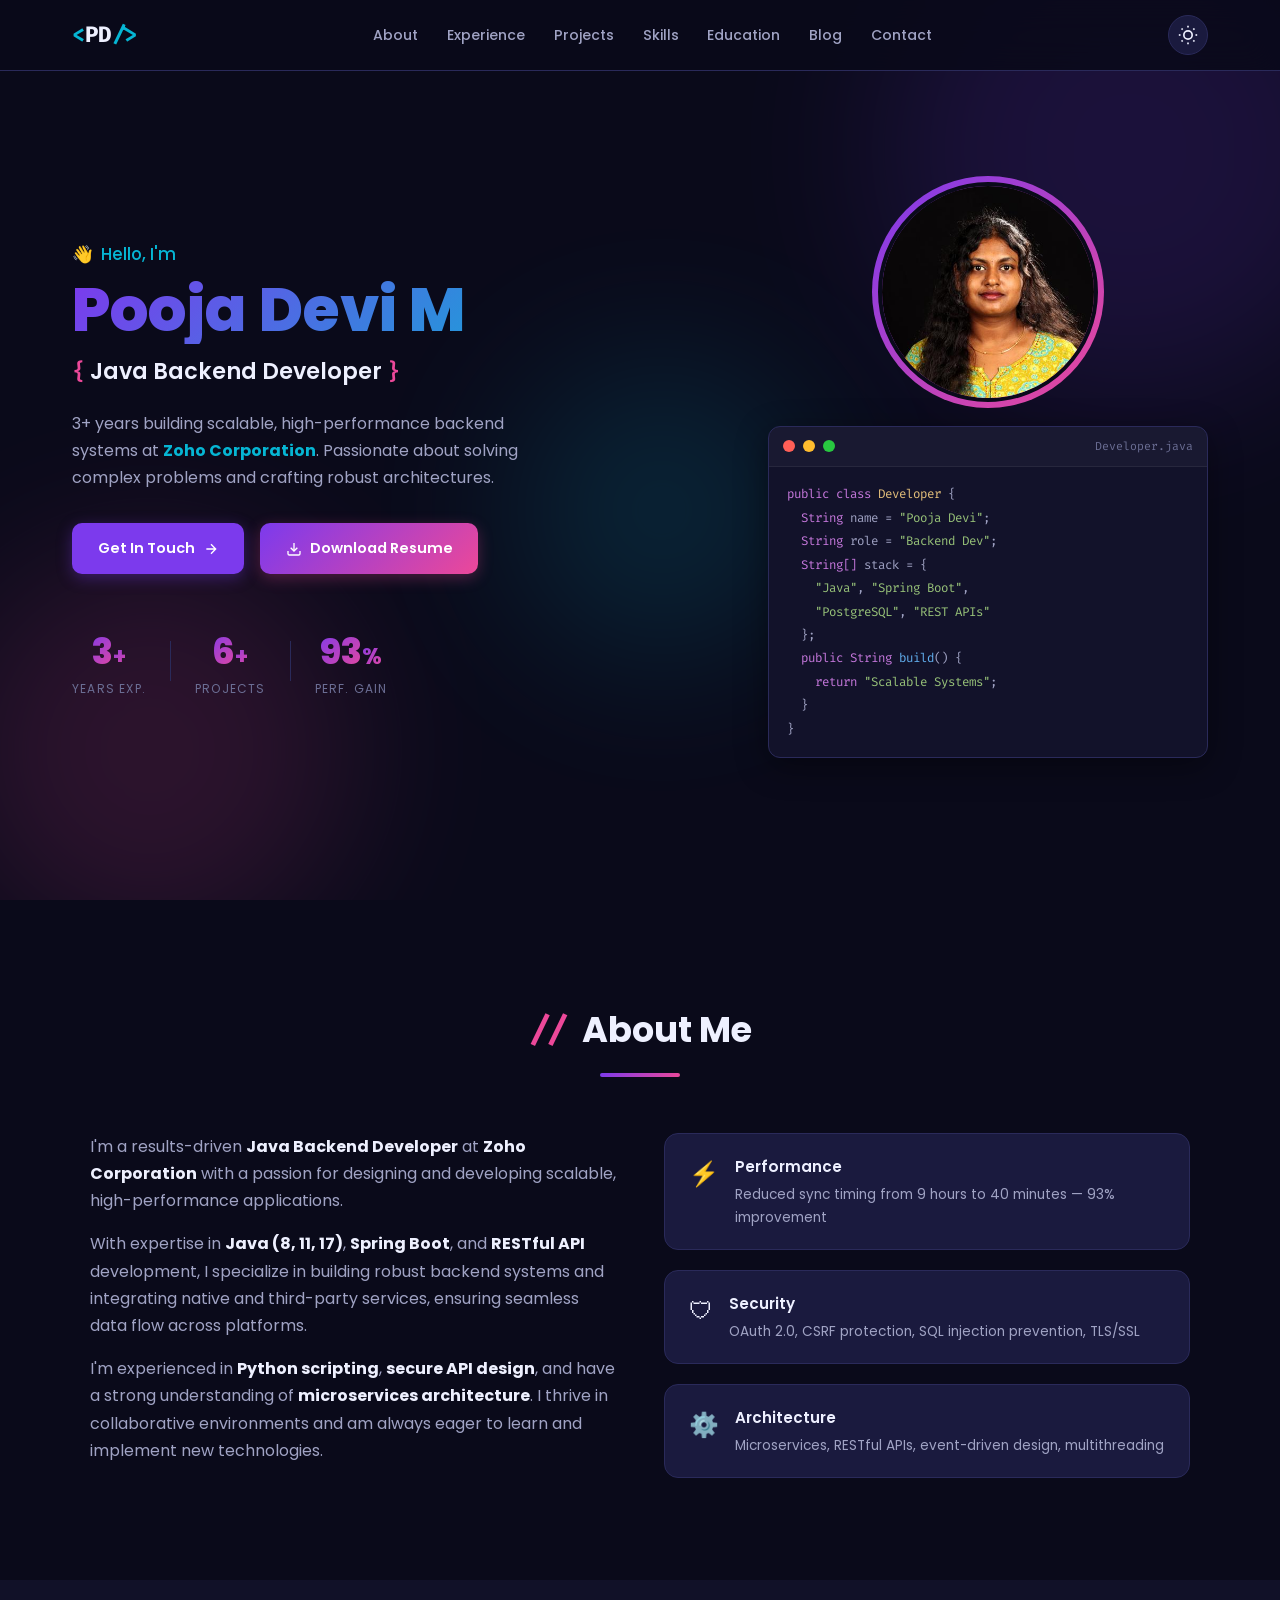
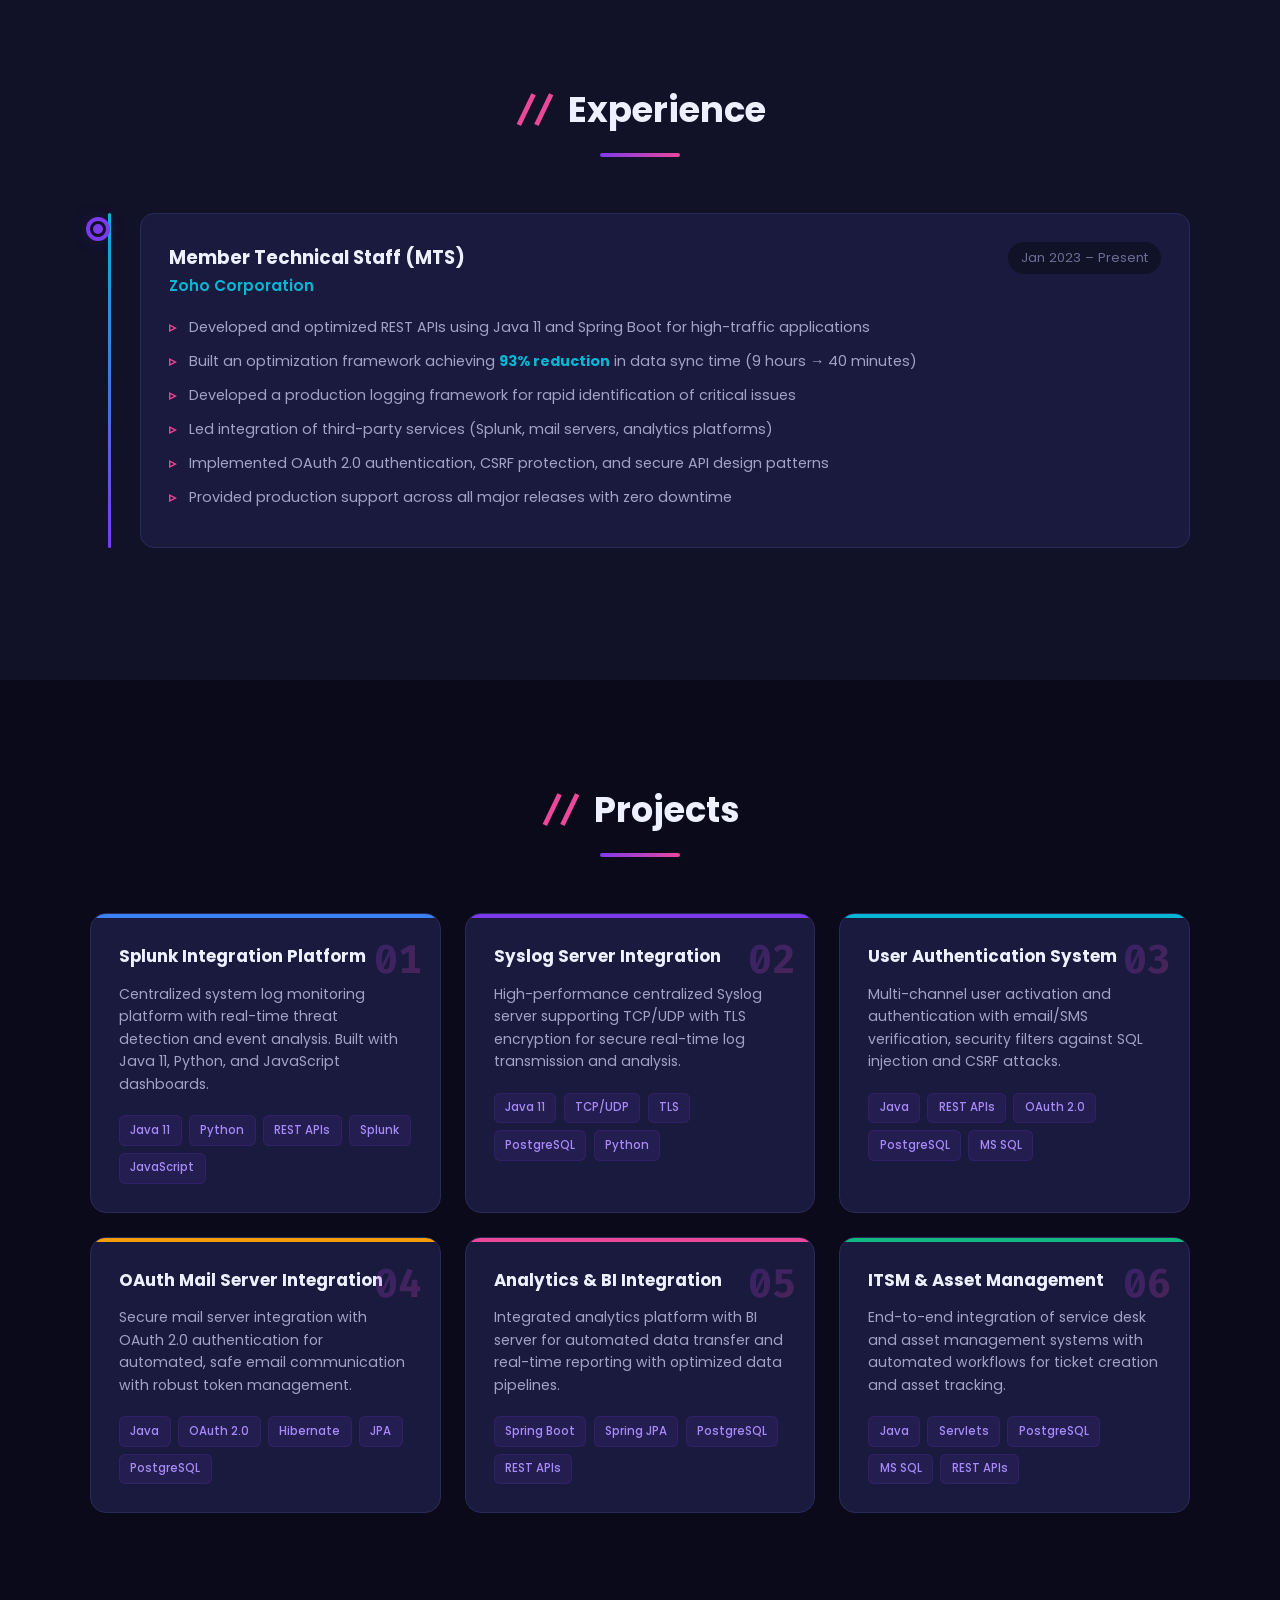
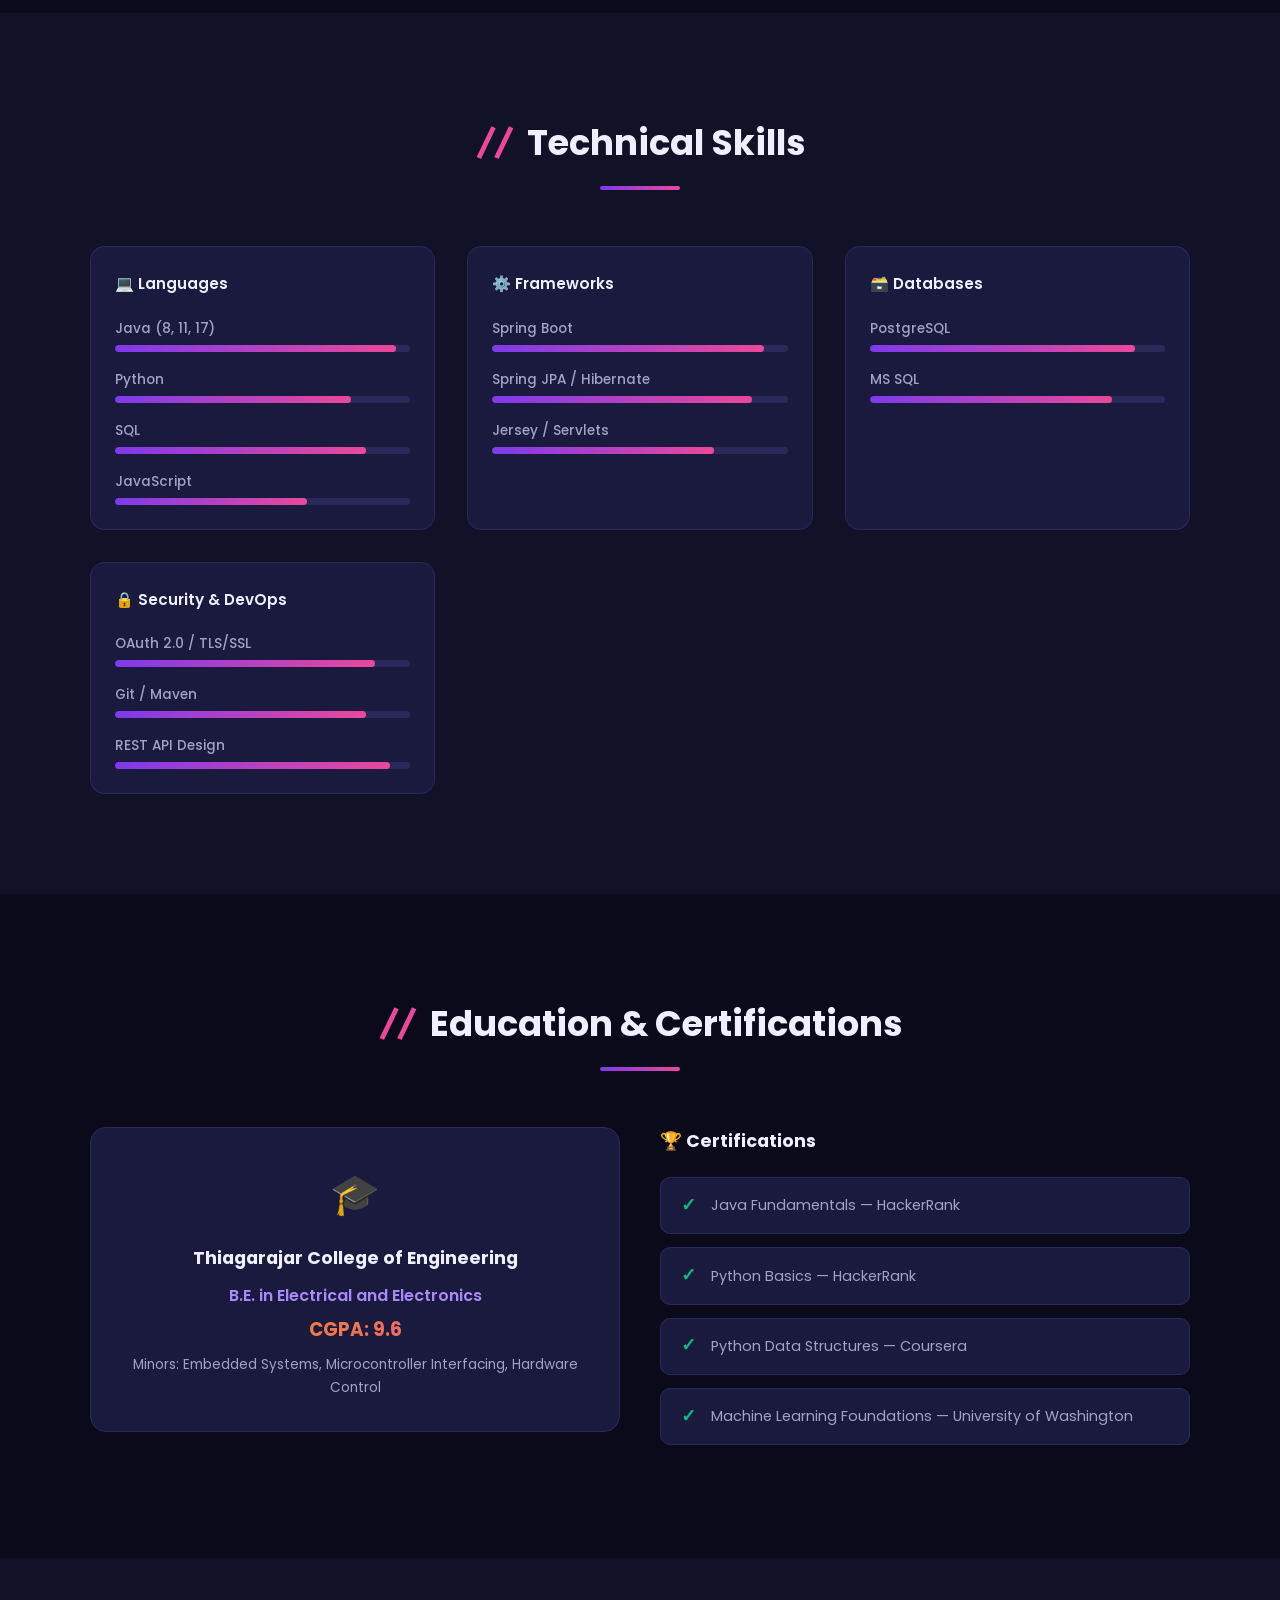
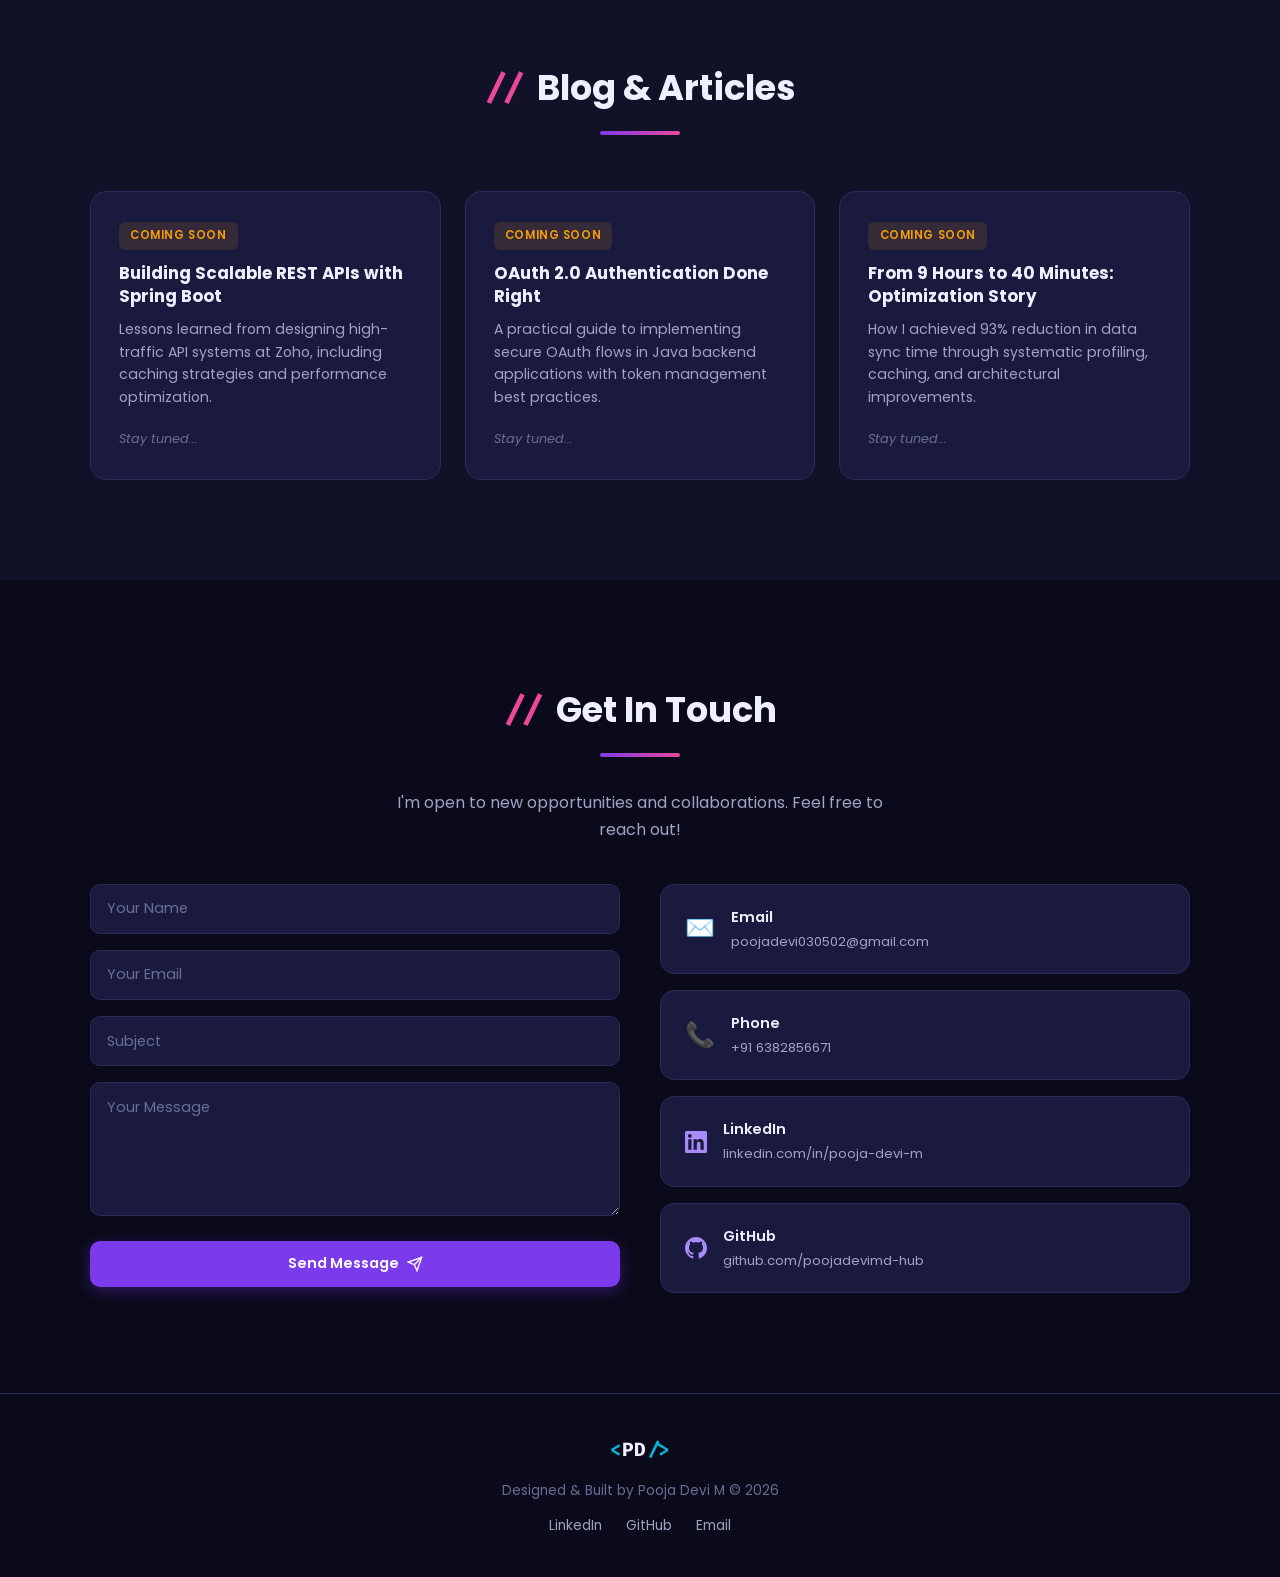
<file: index.html>
<!DOCTYPE html>
<html lang="en" data-theme="dark">
<head>
    <meta charset="UTF-8">
    <meta name="viewport" content="width=device-width, initial-scale=1.0">
    <title>Pooja Devi M | Java Backend Developer</title>
    <meta name="description" content="Portfolio of Pooja Devi M — Java Backend Developer with 3+ years at Zoho Corporation. Spring Boot, REST APIs, Microservices.">
    <!-- Open Graph / LinkedIn Preview -->
    <meta property="og:title" content="Pooja Devi M | Java Backend Developer">
    <meta property="og:description" content="3+ years building scalable backend systems at Zoho Corporation. Java, Spring Boot, REST APIs, Microservices.">
    <meta property="og:image" content="https://poojadevimd-hub.github.io/portfolio/og-banner.html">
    <meta property="og:url" content="https://poojadevimd-hub.github.io/portfolio/">
    <meta property="og:type" content="website">
    <meta name="twitter:card" content="summary_large_image">
    <link rel="preconnect" href="https://fonts.googleapis.com">
    <link href="https://fonts.googleapis.com/css2?family=Poppins:wght@300;400;500;600;700;800;900&family=Fira+Code:wght@400;500&display=swap" rel="stylesheet">
    <link rel="stylesheet" href="style.css">
</head>
<body>
    <!-- Navigation -->
    <nav class="navbar" id="navbar">
        <div class="nav-container">
            <a href="#hero" class="nav-logo"><span class="logo-bracket">&lt;</span>PD<span class="logo-bracket">/&gt;</span></a>
            <ul class="nav-links" id="navLinks">
                <li><a href="#about">About</a></li>
                <li><a href="#experience">Experience</a></li>
                <li><a href="#projects">Projects</a></li>
                <li><a href="#skills">Skills</a></li>
                <li><a href="#education">Education</a></li>
                <li><a href="#blog">Blog</a></li>
                <li><a href="#contact">Contact</a></li>
            </ul>
            <div class="nav-right">
                <button class="theme-toggle" id="themeToggle" aria-label="Toggle theme">
                    <svg class="icon-sun" width="20" height="20" viewBox="0 0 24 24" fill="none" stroke="currentColor" stroke-width="2"><circle cx="12" cy="12" r="5"/><line x1="12" y1="1" x2="12" y2="3"/><line x1="12" y1="21" x2="12" y2="23"/><line x1="4.22" y1="4.22" x2="5.64" y2="5.64"/><line x1="18.36" y1="18.36" x2="19.78" y2="19.78"/><line x1="1" y1="12" x2="3" y2="12"/><line x1="21" y1="12" x2="23" y2="12"/><line x1="4.22" y1="19.78" x2="5.64" y2="18.36"/><line x1="18.36" y1="5.64" x2="19.78" y2="4.22"/></svg>
                    <svg class="icon-moon" width="20" height="20" viewBox="0 0 24 24" fill="none" stroke="currentColor" stroke-width="2"><path d="M21 12.79A9 9 0 1 1 11.21 3 7 7 0 0 0 21 12.79z"/></svg>
                </button>
                <button class="nav-toggle" id="navToggle" aria-label="Toggle navigation">
                    <span></span><span></span><span></span>
                </button>
            </div>
        </div>
    </nav>

    <!-- Hero Section -->
    <section class="hero" id="hero">
        <div class="hero-bg-shapes">
            <div class="shape shape-1"></div>
            <div class="shape shape-2"></div>
            <div class="shape shape-3"></div>
        </div>
        <div class="hero-container">
            <div class="hero-content">
                <p class="hero-greeting">
                    <span class="greeting-wave">&#128075;</span> Hello, I'm
                </p>
                <h1 class="hero-name">Pooja Devi M</h1>
                <h2 class="hero-title">
                    <span class="title-prefix">&#123;</span>
                    Java Backend Developer
                    <span class="title-prefix">&#125;</span>
                </h2>
                <p class="hero-desc">3+ years building scalable, high-performance backend systems at <strong>Zoho Corporation</strong>. Passionate about solving complex problems and crafting robust architectures.</p>
                <div class="hero-buttons">
                    <a href="#contact" class="btn btn-primary">
                        <span>Get In Touch</span>
                        <svg width="16" height="16" viewBox="0 0 24 24" fill="none" stroke="currentColor" stroke-width="2"><path d="M5 12h14M12 5l7 7-7 7"/></svg>
                    </a>
                    <a href="CV_Pooja_Devi.pdf" download class="btn btn-gradient">
                        <svg width="16" height="16" viewBox="0 0 24 24" fill="none" stroke="currentColor" stroke-width="2"><path d="M21 15v4a2 2 0 0 1-2 2H5a2 2 0 0 1-2-2v-4"/><polyline points="7 10 12 15 17 10"/><line x1="12" y1="15" x2="12" y2="3"/></svg>
                        <span>Download Resume</span>
                    </a>
                </div>
                <div class="hero-stats">
                    <div class="stat">
                        <span class="stat-number" data-count="3">0</span><span class="stat-plus">+</span>
                        <span class="stat-label">Years Exp.</span>
                    </div>
                    <div class="stat-divider"></div>
                    <div class="stat">
                        <span class="stat-number" data-count="6">0</span><span class="stat-plus">+</span>
                        <span class="stat-label">Projects</span>
                    </div>
                    <div class="stat-divider"></div>
                    <div class="stat">
                        <span class="stat-number" data-count="93">0</span><span class="stat-plus">%</span>
                        <span class="stat-label">Perf. Gain</span>
                    </div>
                </div>
            </div>
            <div class="hero-visual">
                <div class="profile-wrapper">
                    <div class="profile-ring"></div>
                    <img src="pooja.png" alt="Pooja Devi M" class="profile-photo">
                </div>
                <div class="code-window">
                    <div class="code-header">
                        <span class="dot red"></span>
                        <span class="dot yellow"></span>
                        <span class="dot green"></span>
                        <span class="code-filename">Developer.java</span>
                    </div>
                    <pre class="code-body"><code><span class="kw">public class</span> <span class="cls">Developer</span> {
  <span class="kw">String</span> name = <span class="str">"Pooja Devi"</span>;
  <span class="kw">String</span> role = <span class="str">"Backend Dev"</span>;
  <span class="kw">String[]</span> stack = {
    <span class="str">"Java"</span>, <span class="str">"Spring Boot"</span>,
    <span class="str">"PostgreSQL"</span>, <span class="str">"REST APIs"</span>
  };
  <span class="kw">public String</span> <span class="fn">build</span>() {
    <span class="kw">return</span> <span class="str">"Scalable Systems"</span>;
  }
}</code></pre>
                </div>
            </div>
        </div>
    </section>

    <!-- About Section -->
    <section class="section" id="about">
        <div class="container">
            <h2 class="section-title"><span class="title-accent">//</span> About Me</h2>
            <div class="about-grid">
                <div class="about-text">
                    <p>I'm a results-driven <strong>Java Backend Developer</strong> at <strong>Zoho Corporation</strong> with a passion for designing and developing scalable, high-performance applications.</p>
                    <p>With expertise in <strong>Java (8, 11, 17)</strong>, <strong>Spring Boot</strong>, and <strong>RESTful API</strong> development, I specialize in building robust backend systems and integrating native and third-party services, ensuring seamless data flow across platforms.</p>
                    <p>I'm experienced in <strong>Python scripting</strong>, <strong>secure API design</strong>, and have a strong understanding of <strong>microservices architecture</strong>. I thrive in collaborative environments and am always eager to learn and implement new technologies.</p>
                </div>
                <div class="about-highlights">
                    <div class="highlight-card">
                        <div class="highlight-icon">&#9889;</div>
                        <div>
                            <h3>Performance</h3>
                            <p>Reduced sync timing from 9 hours to 40 minutes &mdash; 93% improvement</p>
                        </div>
                    </div>
                    <div class="highlight-card">
                        <div class="highlight-icon">&#128737;</div>
                        <div>
                            <h3>Security</h3>
                            <p>OAuth 2.0, CSRF protection, SQL injection prevention, TLS/SSL</p>
                        </div>
                    </div>
                    <div class="highlight-card">
                        <div class="highlight-icon">&#9881;&#65039;</div>
                        <div>
                            <h3>Architecture</h3>
                            <p>Microservices, RESTful APIs, event-driven design, multithreading</p>
                        </div>
                    </div>
                </div>
            </div>
        </div>
    </section>

    <!-- Experience Section -->
    <section class="section section-alt" id="experience">
        <div class="container">
            <h2 class="section-title"><span class="title-accent">//</span> Experience</h2>
            <div class="timeline">
                <div class="timeline-item">
                    <div class="timeline-marker">
                        <div class="timeline-dot"></div>
                    </div>
                    <div class="timeline-content">
                        <div class="timeline-header">
                            <div>
                                <h3>Member Technical Staff (MTS)</h3>
                                <span class="timeline-company">Zoho Corporation</span>
                            </div>
                            <span class="timeline-date">Jan 2023 &ndash; Present</span>
                        </div>
                        <ul class="timeline-details">
                            <li>Developed and optimized REST APIs using Java 11 and Spring Boot for high-traffic applications</li>
                            <li>Built an optimization framework achieving <strong>93% reduction</strong> in data sync time (9 hours &rarr; 40 minutes)</li>
                            <li>Developed a production logging framework for rapid identification of critical issues</li>
                            <li>Led integration of third-party services (Splunk, mail servers, analytics platforms)</li>
                            <li>Implemented OAuth 2.0 authentication, CSRF protection, and secure API design patterns</li>
                            <li>Provided production support across all major releases with zero downtime</li>
                        </ul>
                    </div>
                </div>
            </div>
        </div>
    </section>

    <!-- Projects Section -->
    <section class="section" id="projects">
        <div class="container">
            <h2 class="section-title"><span class="title-accent">//</span> Projects</h2>
            <div class="projects-grid">
                <div class="project-card" data-color="blue">
                    <div class="project-number">01</div>
                    <h3>Splunk Integration Platform</h3>
                    <p>Centralized system log monitoring platform with real-time threat detection and event analysis. Built with Java 11, Python, and JavaScript dashboards.</p>
                    <div class="project-tags">
                        <span>Java 11</span><span>Python</span><span>REST APIs</span><span>Splunk</span><span>JavaScript</span>
                    </div>
                </div>
                <div class="project-card" data-color="purple">
                    <div class="project-number">02</div>
                    <h3>Syslog Server Integration</h3>
                    <p>High-performance centralized Syslog server supporting TCP/UDP with TLS encryption for secure real-time log transmission and analysis.</p>
                    <div class="project-tags">
                        <span>Java 11</span><span>TCP/UDP</span><span>TLS</span><span>PostgreSQL</span><span>Python</span>
                    </div>
                </div>
                <div class="project-card" data-color="teal">
                    <div class="project-number">03</div>
                    <h3>User Authentication System</h3>
                    <p>Multi-channel user activation and authentication with email/SMS verification, security filters against SQL injection and CSRF attacks.</p>
                    <div class="project-tags">
                        <span>Java</span><span>REST APIs</span><span>OAuth 2.0</span><span>PostgreSQL</span><span>MS SQL</span>
                    </div>
                </div>
                <div class="project-card" data-color="orange">
                    <div class="project-number">04</div>
                    <h3>OAuth Mail Server Integration</h3>
                    <p>Secure mail server integration with OAuth 2.0 authentication for automated, safe email communication with robust token management.</p>
                    <div class="project-tags">
                        <span>Java</span><span>OAuth 2.0</span><span>Hibernate</span><span>JPA</span><span>PostgreSQL</span>
                    </div>
                </div>
                <div class="project-card" data-color="pink">
                    <div class="project-number">05</div>
                    <h3>Analytics &amp; BI Integration</h3>
                    <p>Integrated analytics platform with BI server for automated data transfer and real-time reporting with optimized data pipelines.</p>
                    <div class="project-tags">
                        <span>Spring Boot</span><span>Spring JPA</span><span>PostgreSQL</span><span>REST APIs</span>
                    </div>
                </div>
                <div class="project-card" data-color="green">
                    <div class="project-number">06</div>
                    <h3>ITSM &amp; Asset Management</h3>
                    <p>End-to-end integration of service desk and asset management systems with automated workflows for ticket creation and asset tracking.</p>
                    <div class="project-tags">
                        <span>Java</span><span>Servlets</span><span>PostgreSQL</span><span>MS SQL</span><span>REST APIs</span>
                    </div>
                </div>
            </div>
        </div>
    </section>

    <!-- Skills Section -->
    <section class="section section-alt" id="skills">
        <div class="container">
            <h2 class="section-title"><span class="title-accent">//</span> Technical Skills</h2>
            <div class="skills-grid">
                <div class="skill-category">
                    <h3>&#128187; Languages</h3>
                    <div class="skill-items">
                        <div class="skill-item"><span class="skill-name">Java (8, 11, 17)</span><div class="skill-bar"><div class="skill-fill" data-width="95%"></div></div></div>
                        <div class="skill-item"><span class="skill-name">Python</span><div class="skill-bar"><div class="skill-fill" data-width="80%"></div></div></div>
                        <div class="skill-item"><span class="skill-name">SQL</span><div class="skill-bar"><div class="skill-fill" data-width="85%"></div></div></div>
                        <div class="skill-item"><span class="skill-name">JavaScript</span><div class="skill-bar"><div class="skill-fill" data-width="65%"></div></div></div>
                    </div>
                </div>
                <div class="skill-category">
                    <h3>&#9881;&#65039; Frameworks</h3>
                    <div class="skill-items">
                        <div class="skill-item"><span class="skill-name">Spring Boot</span><div class="skill-bar"><div class="skill-fill" data-width="92%"></div></div></div>
                        <div class="skill-item"><span class="skill-name">Spring JPA / Hibernate</span><div class="skill-bar"><div class="skill-fill" data-width="88%"></div></div></div>
                        <div class="skill-item"><span class="skill-name">Jersey / Servlets</span><div class="skill-bar"><div class="skill-fill" data-width="75%"></div></div></div>
                    </div>
                </div>
                <div class="skill-category">
                    <h3>&#128451;&#65039; Databases</h3>
                    <div class="skill-items">
                        <div class="skill-item"><span class="skill-name">PostgreSQL</span><div class="skill-bar"><div class="skill-fill" data-width="90%"></div></div></div>
                        <div class="skill-item"><span class="skill-name">MS SQL</span><div class="skill-bar"><div class="skill-fill" data-width="82%"></div></div></div>
                    </div>
                </div>
                <div class="skill-category">
                    <h3>&#128274; Security &amp; DevOps</h3>
                    <div class="skill-items">
                        <div class="skill-item"><span class="skill-name">OAuth 2.0 / TLS/SSL</span><div class="skill-bar"><div class="skill-fill" data-width="88%"></div></div></div>
                        <div class="skill-item"><span class="skill-name">Git / Maven</span><div class="skill-bar"><div class="skill-fill" data-width="85%"></div></div></div>
                        <div class="skill-item"><span class="skill-name">REST API Design</span><div class="skill-bar"><div class="skill-fill" data-width="93%"></div></div></div>
                    </div>
                </div>
            </div>
        </div>
    </section>

    <!-- Education & Certifications -->
    <section class="section" id="education">
        <div class="container">
            <h2 class="section-title"><span class="title-accent">//</span> Education &amp; Certifications</h2>
            <div class="edu-grid">
                <div class="edu-card">
                    <div class="edu-icon">&#127891;</div>
                    <h3>Thiagarajar College of Engineering</h3>
                    <p class="edu-degree">B.E. in Electrical and Electronics</p>
                    <p class="edu-gpa">CGPA: 9.6</p>
                    <p class="edu-minor">Minors: Embedded Systems, Microcontroller Interfacing, Hardware Control</p>
                </div>
                <div class="cert-list">
                    <h3>&#127942; Certifications</h3>
                    <div class="cert-item">
                        <span class="cert-badge">&#10003;</span>
                        <span>Java Fundamentals &mdash; HackerRank</span>
                    </div>
                    <div class="cert-item">
                        <span class="cert-badge">&#10003;</span>
                        <span>Python Basics &mdash; HackerRank</span>
                    </div>
                    <div class="cert-item">
                        <span class="cert-badge">&#10003;</span>
                        <span>Python Data Structures &mdash; Coursera</span>
                    </div>
                    <div class="cert-item">
                        <span class="cert-badge">&#10003;</span>
                        <span>Machine Learning Foundations &mdash; University of Washington</span>
                    </div>
                </div>
            </div>
        </div>
    </section>

    <!-- Blog Section -->
    <section class="section section-alt" id="blog">
        <div class="container">
            <h2 class="section-title"><span class="title-accent">//</span> Blog &amp; Articles</h2>
            <div class="blog-grid">
                <div class="blog-card">
                    <div class="blog-tag">Coming Soon</div>
                    <h3>Building Scalable REST APIs with Spring Boot</h3>
                    <p>Lessons learned from designing high-traffic API systems at Zoho, including caching strategies and performance optimization.</p>
                    <span class="blog-date">Stay tuned...</span>
                </div>
                <div class="blog-card">
                    <div class="blog-tag">Coming Soon</div>
                    <h3>OAuth 2.0 Authentication Done Right</h3>
                    <p>A practical guide to implementing secure OAuth flows in Java backend applications with token management best practices.</p>
                    <span class="blog-date">Stay tuned...</span>
                </div>
                <div class="blog-card">
                    <div class="blog-tag">Coming Soon</div>
                    <h3>From 9 Hours to 40 Minutes: Optimization Story</h3>
                    <p>How I achieved 93% reduction in data sync time through systematic profiling, caching, and architectural improvements.</p>
                    <span class="blog-date">Stay tuned...</span>
                </div>
            </div>
        </div>
    </section>

    <!-- Contact Section -->
    <section class="section" id="contact">
        <div class="container">
            <h2 class="section-title"><span class="title-accent">//</span> Get In Touch</h2>
            <p class="contact-intro">I'm open to new opportunities and collaborations. Feel free to reach out!</p>
            <div class="contact-layout">
                <form class="contact-form" action="https://formsubmit.co/poojadevi030502@gmail.com" method="POST">
                    <input type="hidden" name="_subject" value="Portfolio Contact Form Message">
                    <input type="hidden" name="_captcha" value="false">
                    <input type="hidden" name="_next" value="https://poojadevimd-hub.github.io/portfolio/thanks.html">
                    <input type="text" name="_honey" style="display:none">
                    <div class="form-group">
                        <input type="text" name="name" placeholder="Your Name" required>
                    </div>
                    <div class="form-group">
                        <input type="email" name="email" placeholder="Your Email" required>
                    </div>
                    <div class="form-group">
                        <input type="text" name="subject" placeholder="Subject">
                    </div>
                    <div class="form-group">
                        <textarea name="message" rows="5" placeholder="Your Message" required></textarea>
                    </div>
                    <button type="submit" class="btn btn-primary btn-submit">
                        <span>Send Message</span>
                        <svg width="16" height="16" viewBox="0 0 24 24" fill="none" stroke="currentColor" stroke-width="2"><path d="M22 2L11 13"/><path d="M22 2L15 22L11 13L2 9L22 2Z"/></svg>
                    </button>
                </form>
                <div class="contact-info">
                    <a href="mailto:poojadevi030502@gmail.com" class="contact-card">
                        <div class="contact-icon">&#9993;&#65039;</div>
                        <div>
                            <h3>Email</h3>
                            <p>poojadevi030502@gmail.com</p>
                        </div>
                    </a>
                    <a href="tel:+916382856671" class="contact-card">
                        <div class="contact-icon">&#128222;</div>
                        <div>
                            <h3>Phone</h3>
                            <p>+91 6382856671</p>
                        </div>
                    </a>
                    <a href="https://www.linkedin.com/in/pooja-devi-m-5741b11b1/" target="_blank" rel="noopener noreferrer" class="contact-card">
                        <div class="contact-icon">
                            <svg width="22" height="22" viewBox="0 0 24 24" fill="currentColor"><path d="M20.447 20.452h-3.554v-5.569c0-1.328-.027-3.037-1.852-3.037-1.853 0-2.136 1.445-2.136 2.939v5.667H9.351V9h3.414v1.561h.046c.477-.9 1.637-1.85 3.37-1.85 3.601 0 4.267 2.37 4.267 5.455v6.286zM5.337 7.433c-1.144 0-2.063-.926-2.063-2.065 0-1.138.92-2.063 2.063-2.063 1.14 0 2.064.925 2.064 2.063 0 1.139-.925 2.065-2.064 2.065zm1.782 13.019H3.555V9h3.564v11.452zM22.225 0H1.771C.792 0 0 .774 0 1.729v20.542C0 23.227.792 24 1.771 24h20.451C23.2 24 24 23.227 24 22.271V1.729C24 .774 23.2 0 22.222 0h.003z"/></svg>
                        </div>
                        <div>
                            <h3>LinkedIn</h3>
                            <p>linkedin.com/in/pooja-devi-m</p>
                        </div>
                    </a>
                    <a href="https://github.com/poojadevimd-hub" target="_blank" rel="noopener noreferrer" class="contact-card">
                        <div class="contact-icon">
                            <svg width="22" height="22" viewBox="0 0 24 24" fill="currentColor"><path d="M12 0c-6.626 0-12 5.373-12 12 0 5.302 3.438 9.8 8.207 11.387.599.111.793-.261.793-.577v-2.234c-3.338.726-4.033-1.416-4.033-1.416-.546-1.387-1.333-1.756-1.333-1.756-1.089-.745.083-.729.083-.729 1.205.084 1.839 1.237 1.839 1.237 1.07 1.834 2.807 1.304 3.492.997.107-.775.418-1.305.762-1.604-2.665-.305-5.467-1.334-5.467-5.931 0-1.311.469-2.381 1.236-3.221-.124-.303-.535-1.524.117-3.176 0 0 1.008-.322 3.301 1.23.957-.266 1.983-.399 3.003-.404 1.02.005 2.047.138 3.006.404 2.291-1.552 3.297-1.23 3.297-1.23.653 1.653.242 2.874.118 3.176.77.84 1.235 1.911 1.235 3.221 0 4.609-2.807 5.624-5.479 5.921.43.372.823 1.102.823 2.222v3.293c0 .319.192.694.801.576 4.765-1.589 8.199-6.086 8.199-11.386 0-6.627-5.373-12-12-12z"/></svg>
                        </div>
                        <div>
                            <h3>GitHub</h3>
                            <p>github.com/poojadevimd-hub</p>
                        </div>
                    </a>
                </div>
            </div>
        </div>
    </section>

    <!-- Footer -->
    <footer class="footer">
        <div class="footer-content">
            <span class="footer-logo"><span class="logo-bracket">&lt;</span>PD<span class="logo-bracket">/&gt;</span></span>
            <p>Designed &amp; Built by Pooja Devi M &copy; 2026</p>
            <div class="footer-links">
                <a href="https://www.linkedin.com/in/pooja-devi-m-5741b11b1/" target="_blank" rel="noopener noreferrer" aria-label="LinkedIn">LinkedIn</a>
                <a href="https://github.com/poojadevimd-hub" target="_blank" rel="noopener noreferrer" aria-label="GitHub">GitHub</a>
                <a href="mailto:poojadevi030502@gmail.com" aria-label="Email">Email</a>
            </div>
        </div>
    </footer>

    <script src="script.js"></script>
</body>
</html>
</file>
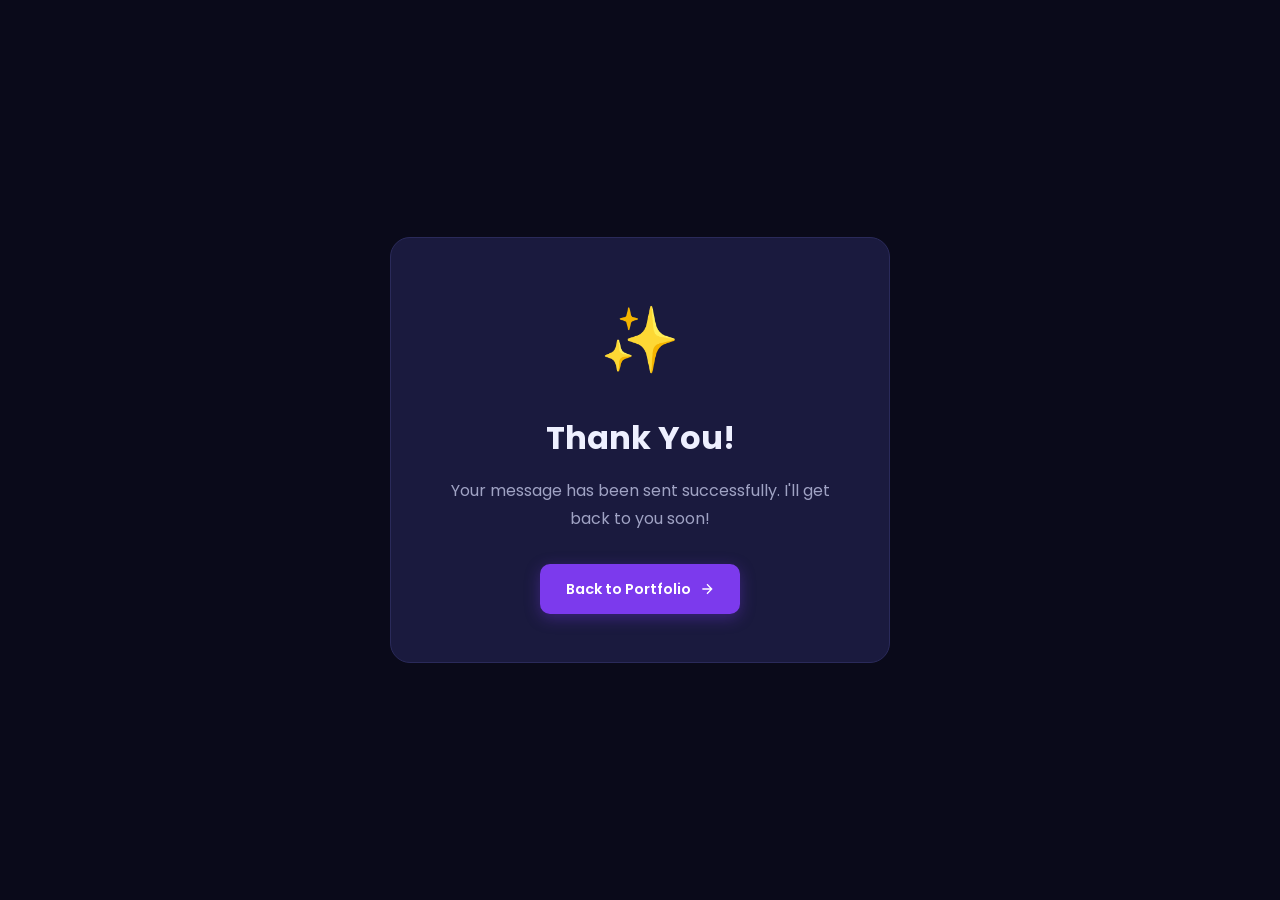
<file: thanks.html>
<!DOCTYPE html>
<html lang="en" data-theme="dark">
<head>
    <meta charset="UTF-8">
    <meta name="viewport" content="width=device-width, initial-scale=1.0">
    <title>Thank You | Pooja Devi M</title>
    <link rel="preconnect" href="https://fonts.googleapis.com">
    <link href="https://fonts.googleapis.com/css2?family=Poppins:wght@400;600;700&display=swap" rel="stylesheet">
    <link rel="stylesheet" href="style.css">
    <style>
        .thanks-page {
            min-height: 100vh;
            display: flex;
            align-items: center;
            justify-content: center;
            text-align: center;
            padding: 2rem;
        }
        .thanks-card {
            background: var(--surface);
            border: 1px solid var(--border);
            border-radius: 20px;
            padding: 3rem 2.5rem;
            max-width: 500px;
        }
        .thanks-icon { font-size: 4rem; margin-bottom: 1rem; }
        .thanks-card h1 { font-size: 2rem; margin-bottom: 0.75rem; }
        .thanks-card p { color: var(--text-muted); margin-bottom: 2rem; font-size: 1rem; }
    </style>
</head>
<body>
    <div class="thanks-page">
        <div class="thanks-card">
            <div class="thanks-icon">&#10024;</div>
            <h1>Thank You!</h1>
            <p>Your message has been sent successfully. I'll get back to you soon!</p>
            <a href="index.html" class="btn btn-primary">
                <span>Back to Portfolio</span>
                <svg width="16" height="16" viewBox="0 0 24 24" fill="none" stroke="currentColor" stroke-width="2"><path d="M5 12h14M12 5l7 7-7 7"/></svg>
            </a>
        </div>
    </div>
    <script>
        const saved = localStorage.getItem('theme') || 'dark';
        document.documentElement.setAttribute('data-theme', saved);
    </script>
</body>
</html>
</file>
<file: style.css>
/* ==================== Reset & Variables ==================== */
*, *::before, *::after {
    margin: 0;
    padding: 0;
    box-sizing: border-box;
}

/* Dark Theme (default) */
[data-theme="dark"] {
    --bg: #0a0a1a;
    --bg-alt: #111128;
    --surface: #1a1a3e;
    --surface-hover: #252560;
    --text: #eef0ff;
    --text-muted: #a0a3c4;
    --text-dim: #6b6e94;
    --border: #2a2a5a;
    --shadow: rgba(0,0,0,0.4);
    --navbar-bg: rgba(10, 10, 26, 0.88);
    --code-bg: #12122a;
}

/* Light Theme */
[data-theme="light"] {
    --bg: #f5f3ff;
    --bg-alt: #ede9fe;
    --surface: #ffffff;
    --surface-hover: #f0ecff;
    --text: #1e1b4b;
    --text-muted: #4c4885;
    --text-dim: #7c78a9;
    --border: #d4d0f0;
    --shadow: rgba(100,80,200,0.1);
    --navbar-bg: rgba(245, 243, 255, 0.9);
    --code-bg: #1e1b4b;
}

:root {
    --primary: #7c3aed;
    --primary-dark: #6d28d9;
    --primary-light: #a78bfa;
    --accent-cyan: #06b6d4;
    --accent-pink: #ec4899;
    --accent-orange: #f59e0b;
    --accent-green: #10b981;
    --accent-blue: #3b82f6;
    --accent-red: #ef4444;
    --gradient-1: linear-gradient(135deg, #7c3aed, #ec4899);
    --gradient-2: linear-gradient(135deg, #06b6d4, #7c3aed);
    --gradient-3: linear-gradient(135deg, #f59e0b, #ec4899);
    --gradient-text: linear-gradient(135deg, #7c3aed, #06b6d4, #ec4899);
}

html {
    scroll-behavior: smooth;
    font-size: 16px;
}

body {
    font-family: 'Poppins', -apple-system, BlinkMacSystemFont, sans-serif;
    background: var(--bg);
    color: var(--text);
    line-height: 1.7;
    overflow-x: hidden;
    transition: background 0.4s, color 0.4s;
}

a {
    color: var(--primary-light);
    text-decoration: none;
    transition: color 0.3s;
}

a:hover { color: var(--accent-cyan); }

/* ==================== Navbar ==================== */
.navbar {
    position: fixed;
    top: 0;
    left: 0;
    width: 100%;
    z-index: 1000;
    background: var(--navbar-bg);
    backdrop-filter: blur(16px);
    border-bottom: 1px solid var(--border);
    transition: all 0.3s;
}

.navbar.scrolled {
    box-shadow: 0 4px 30px var(--shadow);
}

.nav-container {
    max-width: 1200px;
    margin: 0 auto;
    padding: 0 2rem;
    display: flex;
    justify-content: space-between;
    align-items: center;
    height: 70px;
}

.nav-logo {
    font-family: 'Fira Code', monospace;
    font-size: 1.4rem;
    font-weight: 700;
    color: var(--text);
}

.logo-bracket { color: var(--accent-cyan); }

.nav-links {
    list-style: none;
    display: flex;
    gap: 1.8rem;
}

.nav-links a {
    color: var(--text-muted);
    font-size: 0.88rem;
    font-weight: 500;
    transition: color 0.3s;
    position: relative;
}

.nav-links a::after {
    content: '';
    position: absolute;
    bottom: -4px;
    left: 0;
    width: 0;
    height: 2.5px;
    background: var(--gradient-1);
    border-radius: 2px;
    transition: width 0.3s;
}

.nav-links a:hover,
.nav-links a.active { color: var(--text); }

.nav-links a:hover::after,
.nav-links a.active::after { width: 100%; }

.nav-right {
    display: flex;
    align-items: center;
    gap: 0.75rem;
}

/* Theme Toggle */
.theme-toggle {
    background: var(--surface);
    border: 1px solid var(--border);
    border-radius: 50%;
    width: 40px;
    height: 40px;
    display: flex;
    align-items: center;
    justify-content: center;
    cursor: pointer;
    color: var(--text);
    transition: all 0.3s;
}

.theme-toggle:hover {
    border-color: var(--primary);
    transform: rotate(15deg);
}

[data-theme="dark"] .icon-moon { display: none; }
[data-theme="light"] .icon-sun { display: none; }

/* Mobile Toggle */
.nav-toggle {
    display: none;
    flex-direction: column;
    gap: 5px;
    background: none;
    border: none;
    cursor: pointer;
    padding: 4px;
}

.nav-toggle span {
    width: 24px;
    height: 2.5px;
    background: var(--text);
    border-radius: 2px;
    transition: all 0.3s;
}

/* ==================== Hero ==================== */
.hero {
    min-height: 100vh;
    position: relative;
    overflow: hidden;
}

.hero-bg-shapes {
    position: absolute;
    inset: 0;
    pointer-events: none;
    overflow: hidden;
}

.shape {
    position: absolute;
    border-radius: 50%;
    filter: blur(80px);
    opacity: 0.15;
}

[data-theme="light"] .shape { opacity: 0.1; }

.shape-1 {
    width: 500px;
    height: 500px;
    background: var(--primary);
    top: -100px;
    right: -100px;
    animation: float 8s ease-in-out infinite;
}

.shape-2 {
    width: 400px;
    height: 400px;
    background: var(--accent-pink);
    bottom: -50px;
    left: -50px;
    animation: float 10s ease-in-out infinite reverse;
}

.shape-3 {
    width: 300px;
    height: 300px;
    background: var(--accent-cyan);
    top: 40%;
    left: 40%;
    animation: float 12s ease-in-out infinite;
}

@keyframes float {
    0%, 100% { transform: translate(0, 0) scale(1); }
    33% { transform: translate(30px, -30px) scale(1.05); }
    66% { transform: translate(-20px, 20px) scale(0.95); }
}

.hero-container {
    max-width: 1200px;
    margin: 0 auto;
    padding: 120px 2rem 80px;
    display: flex;
    align-items: center;
    justify-content: space-between;
    gap: 3rem;
    min-height: 100vh;
    position: relative;
    z-index: 1;
}

.hero-content {
    flex: 1;
    max-width: 560px;
}

.hero-greeting {
    color: var(--accent-cyan);
    font-size: 1.05rem;
    font-weight: 500;
    margin-bottom: 0.5rem;
    display: flex;
    align-items: center;
    gap: 0.5rem;
}

.greeting-wave {
    display: inline-block;
    animation: wave 2.5s ease-in-out infinite;
    transform-origin: 70% 70%;
}

@keyframes wave {
    0%, 60%, 100% { transform: rotate(0); }
    10%, 30% { transform: rotate(14deg); }
    20% { transform: rotate(-8deg); }
    40% { transform: rotate(-4deg); }
    50% { transform: rotate(10deg); }
}

.hero-name {
    font-size: 3.8rem;
    font-weight: 800;
    line-height: 1.1;
    margin-bottom: 0.5rem;
    background: var(--gradient-text);
    background-size: 200% 200%;
    -webkit-background-clip: text;
    -webkit-text-fill-color: transparent;
    background-clip: text;
    animation: gradientShift 4s ease infinite;
}

@keyframes gradientShift {
    0%, 100% { background-position: 0% 50%; }
    50% { background-position: 100% 50%; }
}

.hero-title {
    font-size: 1.4rem;
    font-weight: 600;
    color: var(--text);
    margin-bottom: 1.2rem;
}

.title-prefix {
    color: var(--accent-pink);
    font-family: 'Fira Code', monospace;
}

.hero-desc {
    color: var(--text-muted);
    font-size: 1rem;
    margin-bottom: 2rem;
    max-width: 480px;
}

.hero-desc strong { color: var(--accent-cyan); }

.hero-buttons {
    display: flex;
    gap: 1rem;
    margin-bottom: 3rem;
    flex-wrap: wrap;
}

/* Buttons */
.btn {
    padding: 0.8rem 1.6rem;
    border-radius: 10px;
    font-weight: 600;
    font-size: 0.9rem;
    cursor: pointer;
    transition: all 0.3s;
    display: inline-flex;
    align-items: center;
    gap: 0.5rem;
    text-align: center;
    border: none;
    font-family: inherit;
}

.btn-primary {
    background: var(--primary);
    color: #fff;
    box-shadow: 0 4px 15px rgba(124, 58, 237, 0.35);
}

.btn-primary:hover {
    background: var(--primary-dark);
    color: #fff;
    transform: translateY(-3px);
    box-shadow: 0 8px 25px rgba(124, 58, 237, 0.45);
}

.btn-gradient {
    background: var(--gradient-1);
    color: #fff;
    box-shadow: 0 4px 15px rgba(236, 72, 153, 0.3);
}

.btn-gradient:hover {
    color: #fff;
    transform: translateY(-3px);
    box-shadow: 0 8px 25px rgba(236, 72, 153, 0.4);
}

/* Stats */
.hero-stats {
    display: flex;
    align-items: center;
    gap: 1.5rem;
}

.stat { text-align: center; }

.stat-number {
    display: inline;
    font-size: 2.2rem;
    font-weight: 800;
    background: var(--gradient-1);
    -webkit-background-clip: text;
    -webkit-text-fill-color: transparent;
    background-clip: text;
}

.stat-plus {
    font-size: 1.4rem;
    font-weight: 700;
    background: var(--gradient-1);
    -webkit-background-clip: text;
    -webkit-text-fill-color: transparent;
    background-clip: text;
}

.stat-label {
    display: block;
    font-size: 0.75rem;
    color: var(--text-dim);
    text-transform: uppercase;
    letter-spacing: 0.1em;
    margin-top: -2px;
}

.stat-divider {
    width: 1px;
    height: 40px;
    background: var(--border);
}

/* Hero Visual */
.hero-visual {
    flex: 1;
    max-width: 440px;
    display: flex;
    flex-direction: column;
    align-items: center;
    gap: 1.5rem;
}

/* Profile Photo */
.profile-wrapper {
    position: relative;
    width: 220px;
    height: 220px;
}

.profile-ring {
    position: absolute;
    inset: -6px;
    border-radius: 50%;
    background: var(--gradient-1);
    animation: spin 6s linear infinite;
}

@keyframes spin {
    to { transform: rotate(360deg); }
}

.profile-photo {
    position: relative;
    width: 220px;
    height: 220px;
    border-radius: 50%;
    object-fit: cover;
    border: 4px solid var(--bg);
    z-index: 1;
}


/* Code Window */
.code-window {
    background: var(--code-bg);
    border-radius: 12px;
    overflow: hidden;
    box-shadow: 0 8px 32px var(--shadow);
    border: 1px solid var(--border);
    width: 100%;
}

.code-header {
    display: flex;
    align-items: center;
    gap: 8px;
    padding: 10px 14px;
    background: rgba(255,255,255,0.03);
    border-bottom: 1px solid rgba(255,255,255,0.06);
}

.dot { width: 12px; height: 12px; border-radius: 50%; }
.dot.red { background: #ff5f57; }
.dot.yellow { background: #febc2e; }
.dot.green { background: #28c840; }

.code-filename {
    margin-left: auto;
    font-size: 0.72rem;
    color: #6b6e94;
    font-family: 'Fira Code', monospace;
}

.code-body {
    padding: 1rem 1.1rem;
    font-size: 0.78rem;
    line-height: 1.8;
    overflow-x: auto;
}

.code-body code {
    font-family: 'Fira Code', monospace;
    color: #a0a3c4;
}

.kw { color: #c678dd; }
.cls { color: #e5c07b; }
.str { color: #98c379; }
.fn { color: #61afef; }

/* ==================== Sections ==================== */
.section {
    padding: 100px 2rem;
    transition: background 0.4s;
}

.section-alt { background: var(--bg-alt); }

.container {
    max-width: 1100px;
    margin: 0 auto;
}

.section-title {
    font-size: 2.2rem;
    font-weight: 700;
    text-align: center;
    margin-bottom: 3.5rem;
}

.title-accent {
    color: var(--accent-pink);
    font-family: 'Fira Code', monospace;
    margin-right: 0.3rem;
}

.section-title::after {
    content: '';
    display: block;
    width: 80px;
    height: 4px;
    background: var(--gradient-1);
    margin: 12px auto 0;
    border-radius: 2px;
}

/* ==================== About ==================== */
.about-grid {
    display: grid;
    grid-template-columns: 1fr 1fr;
    gap: 3rem;
    align-items: start;
}

.about-text p {
    margin-bottom: 1rem;
    color: var(--text-muted);
}

.about-text strong { color: var(--text); }

.about-highlights {
    display: flex;
    flex-direction: column;
    gap: 1.25rem;
}

.highlight-card {
    background: var(--surface);
    border: 1px solid var(--border);
    padding: 1.25rem 1.5rem;
    border-radius: 14px;
    display: flex;
    align-items: flex-start;
    gap: 1rem;
    transition: all 0.3s;
}

.highlight-card:hover {
    transform: translateY(-3px);
    box-shadow: 0 8px 24px var(--shadow);
    border-color: var(--primary);
}

.highlight-icon { font-size: 1.5rem; flex-shrink: 0; }

.highlight-card h3 {
    font-size: 0.95rem;
    font-weight: 600;
    margin-bottom: 0.2rem;
}

.highlight-card p {
    color: var(--text-muted);
    font-size: 0.85rem;
}

/* ==================== Experience / Timeline ==================== */
.timeline {
    position: relative;
    padding-left: 50px;
}

.timeline::before {
    content: '';
    position: absolute;
    left: 18px;
    top: 0;
    bottom: 0;
    width: 3px;
    background: var(--gradient-2);
    border-radius: 3px;
}

.timeline-item {
    position: relative;
    margin-bottom: 2rem;
}

.timeline-marker {
    position: absolute;
    left: -50px;
    top: 8px;
}

.timeline-dot {
    width: 16px;
    height: 16px;
    border-radius: 50%;
    background: var(--primary);
    border: 3px solid var(--bg-alt);
    box-shadow: 0 0 0 4px var(--primary), 0 0 20px rgba(124,58,237,0.3);
}

.timeline-content {
    background: var(--surface);
    border: 1px solid var(--border);
    border-radius: 14px;
    padding: 1.75rem;
    transition: all 0.3s;
}

.timeline-content:hover {
    box-shadow: 0 8px 32px var(--shadow);
    border-color: var(--primary);
}

.timeline-header {
    display: flex;
    justify-content: space-between;
    align-items: flex-start;
    flex-wrap: wrap;
    gap: 0.5rem;
    margin-bottom: 1rem;
}

.timeline-header h3 {
    font-size: 1.15rem;
    font-weight: 700;
}

.timeline-company {
    color: var(--accent-cyan);
    font-weight: 600;
    font-size: 0.95rem;
    display: block;
}

.timeline-date {
    color: var(--text-dim);
    font-size: 0.82rem;
    background: var(--bg-alt);
    padding: 0.3rem 0.8rem;
    border-radius: 20px;
    white-space: nowrap;
}

.timeline-details { list-style: none; }

.timeline-details li {
    position: relative;
    padding-left: 1.25rem;
    margin-bottom: 0.6rem;
    color: var(--text-muted);
    font-size: 0.9rem;
}

.timeline-details li::before {
    content: '▹';
    position: absolute;
    left: 0;
    color: var(--accent-pink);
    font-weight: 700;
}

.timeline-details strong { color: var(--accent-cyan); }

/* ==================== Projects ==================== */
.projects-grid {
    display: grid;
    grid-template-columns: repeat(auto-fit, minmax(320px, 1fr));
    gap: 1.5rem;
}

.project-card {
    background: var(--surface);
    border: 1px solid var(--border);
    border-radius: 16px;
    padding: 1.75rem;
    transition: all 0.4s;
    position: relative;
    overflow: hidden;
}

.project-card::before {
    content: '';
    position: absolute;
    top: 0;
    left: 0;
    right: 0;
    height: 4px;
    border-radius: 16px 16px 0 0;
}

.project-card[data-color="blue"]::before { background: var(--accent-blue); }
.project-card[data-color="purple"]::before { background: var(--primary); }
.project-card[data-color="teal"]::before { background: var(--accent-cyan); }
.project-card[data-color="orange"]::before { background: var(--accent-orange); }
.project-card[data-color="pink"]::before { background: var(--accent-pink); }
.project-card[data-color="green"]::before { background: var(--accent-green); }

.project-card:hover {
    transform: translateY(-6px);
    box-shadow: 0 12px 40px var(--shadow);
    border-color: var(--primary);
}

.project-number {
    font-size: 2.5rem;
    font-weight: 900;
    background: var(--gradient-1);
    -webkit-background-clip: text;
    -webkit-text-fill-color: transparent;
    background-clip: text;
    opacity: 0.25;
    position: absolute;
    top: 12px;
    right: 18px;
    font-family: 'Fira Code', monospace;
}

.project-card h3 {
    font-size: 1.05rem;
    font-weight: 700;
    margin-bottom: 0.75rem;
}

.project-card p {
    color: var(--text-muted);
    font-size: 0.88rem;
    margin-bottom: 1.25rem;
    line-height: 1.6;
}

.project-tags {
    display: flex;
    flex-wrap: wrap;
    gap: 0.45rem;
}

.project-tags span {
    background: rgba(124,58,237,0.1);
    color: var(--primary-light);
    padding: 0.28rem 0.65rem;
    border-radius: 6px;
    font-size: 0.72rem;
    font-weight: 500;
    border: 1px solid rgba(124,58,237,0.15);
}

[data-theme="light"] .project-tags span {
    background: rgba(124,58,237,0.08);
    color: var(--primary-dark);
}

/* ==================== Skills ==================== */
.skills-grid {
    display: grid;
    grid-template-columns: repeat(auto-fit, minmax(260px, 1fr));
    gap: 2rem;
}

.skill-category {
    background: var(--surface);
    border: 1px solid var(--border);
    border-radius: 14px;
    padding: 1.5rem;
    transition: all 0.3s;
}

.skill-category:hover {
    border-color: var(--primary);
    box-shadow: 0 8px 24px var(--shadow);
}

.skill-category h3 {
    font-size: 0.95rem;
    font-weight: 600;
    color: var(--text);
    margin-bottom: 1.25rem;
}

.skill-items {
    display: flex;
    flex-direction: column;
    gap: 1rem;
}

.skill-name {
    font-size: 0.85rem;
    color: var(--text-muted);
    font-weight: 500;
    margin-bottom: 0.3rem;
    display: block;
}

.skill-bar {
    height: 7px;
    background: var(--border);
    border-radius: 4px;
    overflow: hidden;
}

.skill-fill {
    height: 100%;
    background: var(--gradient-1);
    border-radius: 4px;
    width: 0;
    transition: width 1.4s cubic-bezier(0.22, 1, 0.36, 1);
}

/* ==================== Education ==================== */
.edu-grid {
    display: grid;
    grid-template-columns: 1fr 1fr;
    gap: 2.5rem;
    align-items: start;
}

.edu-card {
    background: var(--surface);
    border: 1px solid var(--border);
    border-radius: 16px;
    padding: 2rem;
    text-align: center;
    transition: all 0.3s;
}

.edu-card:hover {
    transform: translateY(-4px);
    box-shadow: 0 8px 32px var(--shadow);
    border-color: var(--primary);
}

.edu-icon {
    font-size: 2.5rem;
    margin-bottom: 1rem;
}

.edu-card h3 {
    font-size: 1.1rem;
    font-weight: 700;
    margin-bottom: 0.5rem;
}

.edu-degree {
    color: var(--primary-light);
    font-weight: 600;
    margin-bottom: 0.3rem;
}

.edu-gpa {
    font-weight: 700;
    font-size: 1.15rem;
    margin-bottom: 0.5rem;
    background: var(--gradient-3);
    -webkit-background-clip: text;
    -webkit-text-fill-color: transparent;
    background-clip: text;
}

.edu-minor {
    color: var(--text-muted);
    font-size: 0.85rem;
}

.cert-list h3 {
    font-size: 1.1rem;
    font-weight: 700;
    margin-bottom: 1.25rem;
}

.cert-item {
    display: flex;
    align-items: center;
    gap: 0.75rem;
    padding: 0.8rem 1rem;
    background: var(--surface);
    border: 1px solid var(--border);
    border-radius: 10px;
    margin-bottom: 0.8rem;
    font-size: 0.9rem;
    color: var(--text-muted);
    transition: all 0.3s;
}

.cert-item:hover {
    border-color: var(--accent-green);
    transform: translateX(4px);
}

.cert-badge {
    color: var(--accent-green);
    font-weight: 700;
    font-size: 1.1rem;
    width: 22px;
    text-align: center;
    flex-shrink: 0;
}

/* ==================== Blog ==================== */
.blog-grid {
    display: grid;
    grid-template-columns: repeat(auto-fit, minmax(300px, 1fr));
    gap: 1.5rem;
}

.blog-card {
    background: var(--surface);
    border: 1px solid var(--border);
    border-radius: 16px;
    padding: 1.75rem;
    transition: all 0.3s;
    position: relative;
}

.blog-card:hover {
    transform: translateY(-4px);
    box-shadow: 0 8px 32px var(--shadow);
    border-color: var(--accent-orange);
}

.blog-tag {
    display: inline-block;
    background: rgba(245, 158, 11, 0.12);
    color: var(--accent-orange);
    font-size: 0.72rem;
    font-weight: 600;
    padding: 0.25rem 0.7rem;
    border-radius: 6px;
    margin-bottom: 0.75rem;
    text-transform: uppercase;
    letter-spacing: 0.05em;
}

.blog-card h3 {
    font-size: 1.05rem;
    font-weight: 700;
    margin-bottom: 0.6rem;
    line-height: 1.4;
}

.blog-card p {
    color: var(--text-muted);
    font-size: 0.88rem;
    margin-bottom: 1rem;
    line-height: 1.6;
}

.blog-date {
    color: var(--text-dim);
    font-size: 0.8rem;
    font-style: italic;
}

/* ==================== Contact ==================== */
.contact-intro {
    text-align: center;
    color: var(--text-muted);
    max-width: 500px;
    margin: -1.5rem auto 2.5rem;
    font-size: 1rem;
}

.contact-layout {
    display: grid;
    grid-template-columns: 1fr 1fr;
    gap: 2.5rem;
    align-items: start;
}

.contact-form {
    display: flex;
    flex-direction: column;
    gap: 1rem;
}

.form-group input,
.form-group textarea {
    width: 100%;
    padding: 0.85rem 1rem;
    background: var(--surface);
    border: 1px solid var(--border);
    border-radius: 10px;
    color: var(--text);
    font-family: inherit;
    font-size: 0.9rem;
    transition: all 0.3s;
    outline: none;
}

.form-group input:focus,
.form-group textarea:focus {
    border-color: var(--primary);
    box-shadow: 0 0 0 3px rgba(124, 58, 237, 0.15);
}

.form-group input::placeholder,
.form-group textarea::placeholder {
    color: var(--text-dim);
}

.form-group textarea {
    resize: vertical;
    min-height: 120px;
}

.btn-submit { width: 100%; justify-content: center; }

.contact-info {
    display: flex;
    flex-direction: column;
    gap: 1rem;
}

.contact-card {
    display: flex;
    align-items: center;
    gap: 1rem;
    background: var(--surface);
    border: 1px solid var(--border);
    padding: 1.25rem 1.5rem;
    border-radius: 14px;
    transition: all 0.3s;
    color: var(--text);
}

.contact-card:hover {
    transform: translateX(6px);
    box-shadow: 0 6px 20px var(--shadow);
    border-color: var(--primary);
    color: var(--text);
}

.contact-icon {
    font-size: 1.5rem;
    flex-shrink: 0;
    display: flex;
    align-items: center;
    justify-content: center;
    color: var(--primary-light);
}

.contact-card h3 {
    font-size: 0.9rem;
    font-weight: 600;
    margin-bottom: 0.1rem;
}

.contact-card p {
    color: var(--text-muted);
    font-size: 0.82rem;
}

/* ==================== Footer ==================== */
.footer {
    text-align: center;
    padding: 2.5rem 2rem;
    border-top: 1px solid var(--border);
    background: var(--bg);
    transition: background 0.4s;
}

.footer-content {
    display: flex;
    flex-direction: column;
    align-items: center;
    gap: 0.75rem;
}

.footer-logo {
    font-family: 'Fira Code', monospace;
    font-size: 1.2rem;
    font-weight: 700;
    color: var(--text);
}

.footer p {
    color: var(--text-dim);
    font-size: 0.85rem;
}

.footer-links {
    display: flex;
    gap: 1.5rem;
}

.footer-links a {
    color: var(--text-muted);
    font-size: 0.85rem;
    transition: color 0.3s;
}

.footer-links a:hover { color: var(--accent-cyan); }

/* ==================== Animations ==================== */
.fade-in {
    opacity: 0;
    transform: translateY(30px);
    transition: opacity 0.7s ease-out, transform 0.7s ease-out;
}

.fade-in.visible {
    opacity: 1;
    transform: translateY(0);
}

.fade-in-left {
    opacity: 0;
    transform: translateX(-30px);
    transition: opacity 0.7s ease-out, transform 0.7s ease-out;
}

.fade-in-left.visible {
    opacity: 1;
    transform: translateX(0);
}

.fade-in-right {
    opacity: 0;
    transform: translateX(30px);
    transition: opacity 0.7s ease-out, transform 0.7s ease-out;
}

.fade-in-right.visible {
    opacity: 1;
    transform: translateX(0);
}

/* ==================== Responsive ==================== */
@media (max-width: 900px) {
    .hero-container {
        flex-direction: column;
        text-align: center;
        padding-top: 100px;
        gap: 2.5rem;
    }

    .hero-content { max-width: 100%; }
    .hero-greeting { justify-content: center; }
    .hero-desc { max-width: 100%; }
    .hero-buttons { justify-content: center; }
    .hero-stats { justify-content: center; }
    .hero-visual { max-width: 100%; }
    .about-grid { grid-template-columns: 1fr; }
    .edu-grid { grid-template-columns: 1fr; }
    .contact-layout { grid-template-columns: 1fr; }
}

@media (max-width: 768px) {
    .nav-links {
        display: none;
        position: absolute;
        top: 70px;
        left: 0;
        width: 100%;
        background: var(--navbar-bg);
        backdrop-filter: blur(16px);
        flex-direction: column;
        padding: 1.5rem 2rem;
        gap: 1rem;
        border-bottom: 1px solid var(--border);
    }

    .nav-links.open { display: flex; }
    .nav-toggle { display: flex; }
    .hero-name { font-size: 2.6rem; }
    .hero-title { font-size: 1.15rem; }
    .section { padding: 60px 1.25rem; }
    .projects-grid { grid-template-columns: 1fr; }
    .blog-grid { grid-template-columns: 1fr; }
    .profile-wrapper { width: 180px; height: 180px; }
    .profile-photo { width: 180px; height: 180px; }
}
</file>
